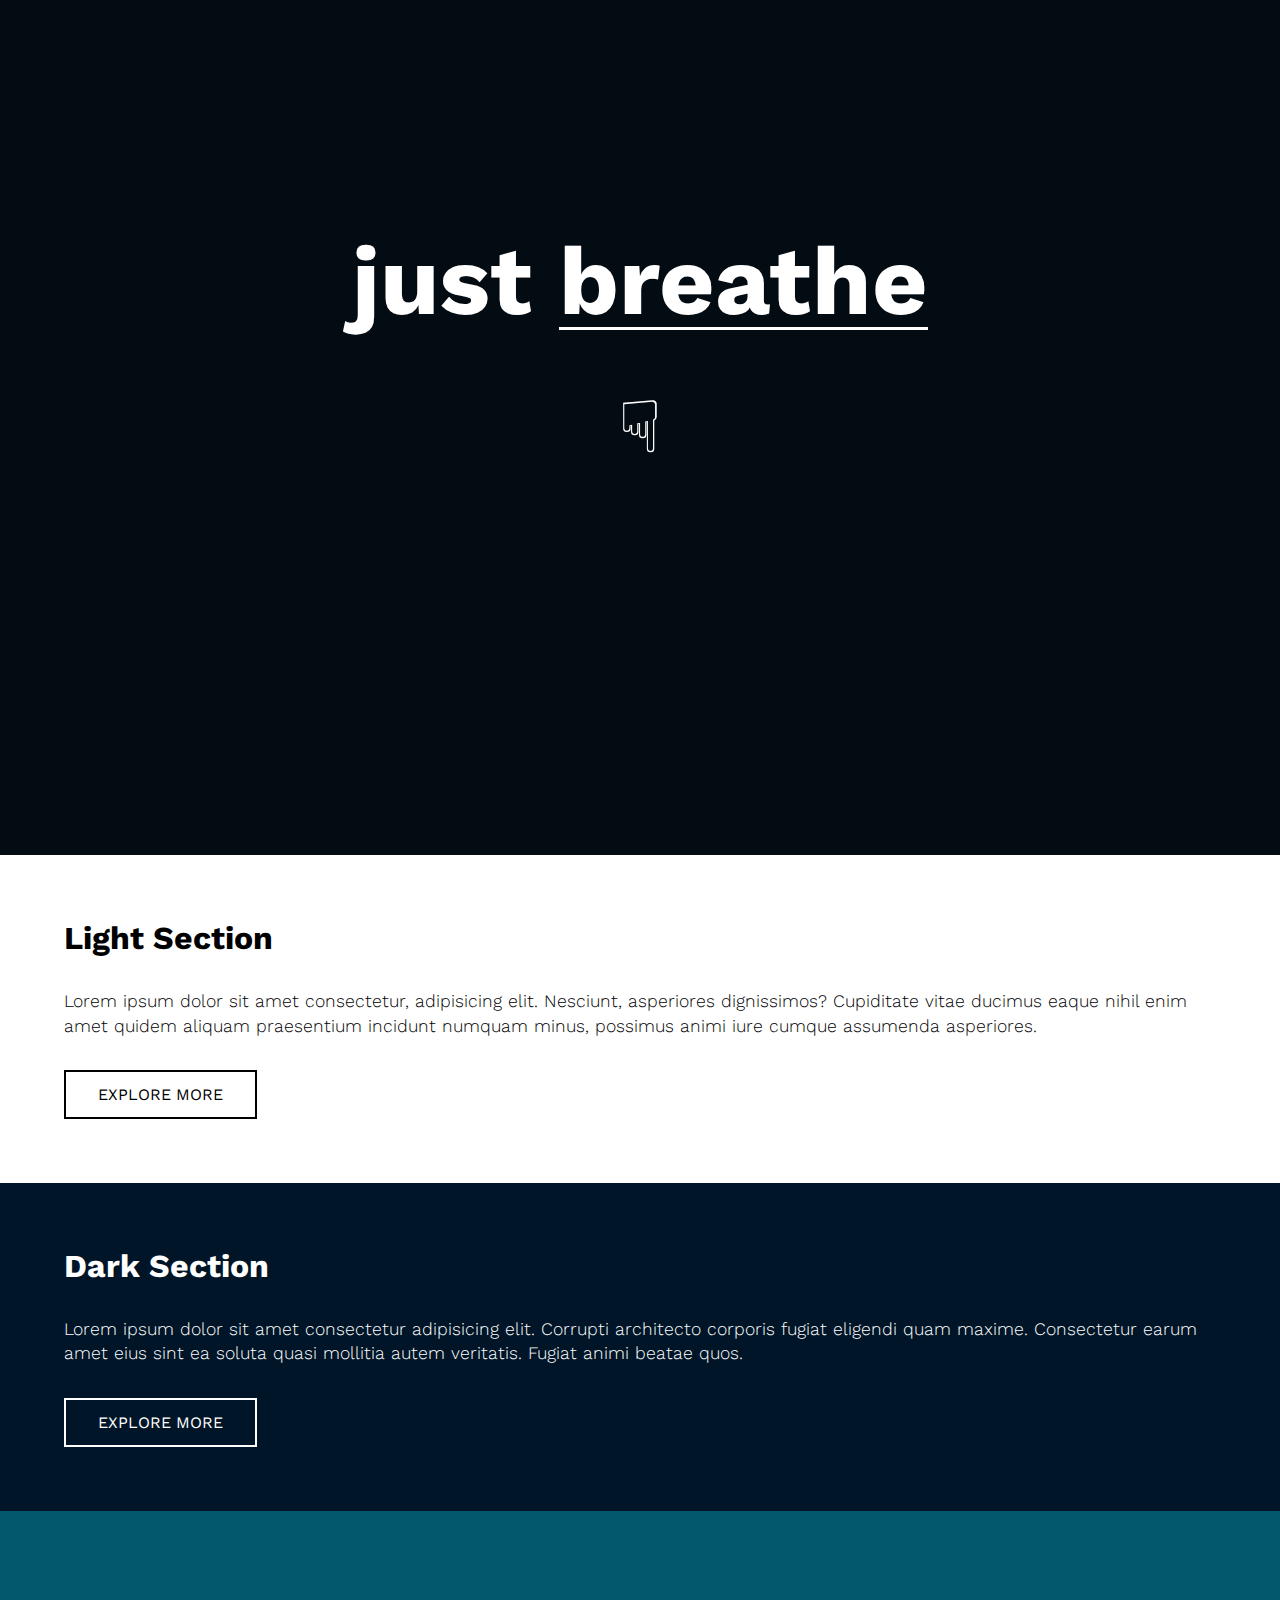
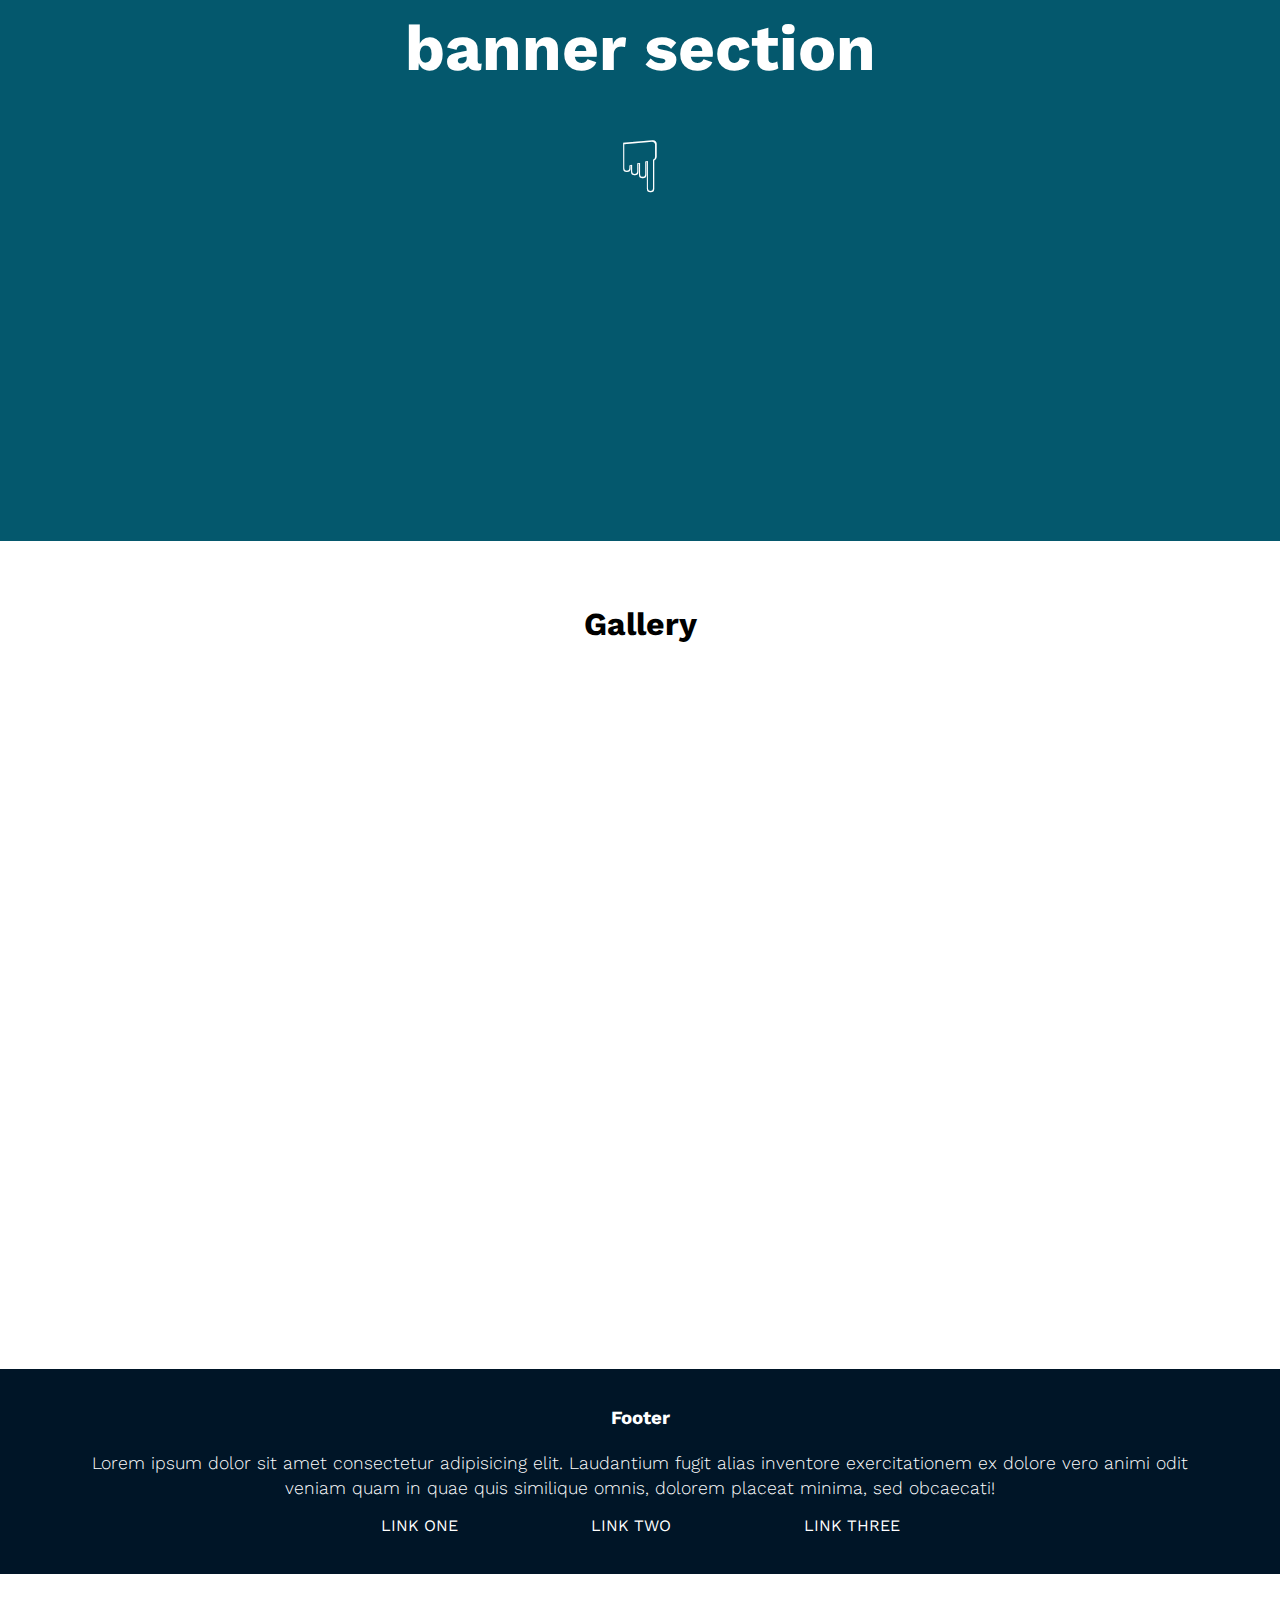
<file: index.html>
<!DOCTYPE html>
<html lang="en">
<head>
    <meta charset="UTF-8">
    <meta http-equiv="X-UA-Compatible" content="IE=edge">
    <meta name="viewport" content="width=device-width, initial-scale=1.0">
    <title>Breathe</title>
    <link rel="stylesheet" href="breathe.css">
    <link rel="preconnect" href="https://fonts.googleapis.com">
<link rel="preconnect" href="https://fonts.gstatic.com" crossorigin>
<link rel="preconnect" href="https://fonts.googleapis.com">
<link rel="preconnect" href="https://fonts.gstatic.com" crossorigin>
<link href="https://fonts.googleapis.com/css2?family=Work+Sans:ital,wght@0,300;0,800;1,300;1,800&display=swap" rel="stylesheet">
    <meta name="description" content="breathe-page" />
    <meta name="title" property="og:title" content="breathe-page" />
    <meta property="og:type" content="Website" />
    <meta name="image" property="og:image" content="https://live.staticflickr.com/65535/51484502826_e5ac8dc2fa_z.jpg" />
    <meta name="description" property="og:description" content="breathe-page" /><meta name="author" content="_" />
    <meta name="author" content="Leonie Middeke" />

</head>
<body>
    <header>
        <h1>just <span>breathe</span> </h1>
        <a href="#light-section" class="down-arrow">&#9759;</a>
    </header>

    <!------------light section------------->
    <section id="light-section">
        <h2> Light Section </h2>
        <p>Lorem ipsum dolor sit amet consectetur, adipisicing elit. Nesciunt, asperiores dignissimos? Cupiditate vitae ducimus eaque nihil enim amet quidem aliquam praesentium incidunt numquam minus, possimus animi iure cumque assumenda asperiores.</p>
        <a href="#" class="button"> Explore More </a>
    </section>

    <!------------dark section-------------->
    <section class="bg-dark">
        <h2> Dark Section</h2>
        <p>Lorem ipsum dolor sit amet consectetur adipisicing elit. Corrupti architecto corporis fugiat eligendi quam maxime. Consectetur earum amet eius sint ea soluta quasi mollitia autem veritatis. Fugiat animi beatae quos.</p>
        <a href="#" class="button">Explore More</a>
    </section>

    <!------------banner-------------------->
    <section class="banner">
        <h3 class="big-text">banner section</h3>
        <a href="#gallery" class="down-arrow">&#9759;</a>
    </section>

    <!-----------gallery-------------------->
    <section id="gallery" class="centered">
        <h2>Gallery</h2>
        <div class="bg-image img-1"></div>
        <div class="bg-image img-2"></div>
        <div class="bg-image img-3"></div>
        <div class="bg-image img-4"></div>
        <div class="bg-image img-5"></div>
        <div class="bg-image img-6"></div>

    </section>

    <footer class="bg-dark">
        <h3>Footer</h3>
        <p>Lorem ipsum dolor sit amet consectetur adipisicing elit. Laudantium fugit alias inventore exercitationem ex dolore vero animi odit veniam quam in quae quis similique omnis, dolorem placeat minima, sed obcaecati!</p>
        <nav>
            <a href="#">Link One</a>
            <a href="#">Link Two</a>
            <a href="#">Link Three</a>
        </nav>
    
    </footer>
</body>
</html>
</file>
<file: breathe.css>
* {
    margin: 0;
    box-sizing: border-box;
   /* border: 2px solid rgb(220, 220, 220);*/
}

/*------------Universal Styles------*/
body {
    border: none;
    font-family: 'Work Sans', sans-serif;
}

html {
    border: none;
}

section {
    padding: 5%;
}

.bg-dark {
    background-color: #001527;
    color: white;
}

.centered {
    text-align: center;
}

a:hover {
    color: #3690a7;
}

/*---------Typography Styles----------*/
h1 {
    font-size: 6rem;
    margin-bottom: 2rem;
}

h2 {
    font-size: 2rem;
    margin-bottom: 2rem;
}


p {
    line-height: 1.4;
    font-weight: 300;
    font-size: 1.1rem;
    margin-bottom: 1rem;
}

h3 {
    padding-bottom: 2%;
}

a {
    color: inherit;
}

/*---------Buttons----------------*/

.button
{
    display: inline-block;
    text-decoration: none;
    text-transform: uppercase;
    border: 2px solid;
    padding: 0.8rem 2rem;  /*top/bottom then left/right*/
    margin-top: 1rem;
}


/*---------Header Styles----------*/
header {
    background-color: #040c13;
    background-image: url('https://source.unsplash.com/IgWNxx7paz4');
    background-position: center;
    background-size: cover;
    color: white;
    padding: 25vh 5%;
    min-height: 95vh;
    text-align: center;
}

.down-arrow {
    display: inline-block;
    margin-top: 1rem;
    font-size: 4.5rem;
    text-decoration: none;
}

h1 span {
    border-bottom: 3px solid;
    display: inline-block;
    line-height: 0.95;
}

/*---------Image Banner-------------*/

.banner {
    background-color: #04586D;
    background-image: url('https://source.unsplash.com/7JPerNWjEAE');
    background-size: cover;
    background-position: center;
    min-height: 70vh;
    text-align: center;
    padding: 11vh 5%;
    color: white;
}

.big-text {
    font-size: 4rem;
}

/*---------Gallery-----------------*/
.bg-image {
    background-size: cover;
    background-position: center;
    display: inline-block;
    width: 31%;
    padding-bottom: 27%;
}

.img-1 {
    background-image: url('https://source.unsplash.com/QTIugFX1Gug');
    background-position: 50% 80%;
}

.img-2 {
    background-image: url('https://source.unsplash.com/pHTea64MdwI');
    background-position: 38% 50%;
}

.img-3 {
    background-image: url('https://source.unsplash.com/VBBGigIuaDY');
    background-position: top;
}

.img-4 {
    background-image: url('https://source.unsplash.com/SxMXlR34_Y8');
    background-position: 50% 9%;
}

.img-5 {
    background-image: url('https://source.unsplash.com/4Modm9afAjs');
}

.img-6 {
    background-image: url('https://source.unsplash.com/sLAk1guBG90');
    background-position: top;
}


/*--------------Footer------------------*/

footer {
    padding: 3% 7%;
    text-align: center;
}

footer nav a{
    text-decoration: none;
    text-transform: uppercase;
    padding: 4rem;
    display: inline;
}
</file>
